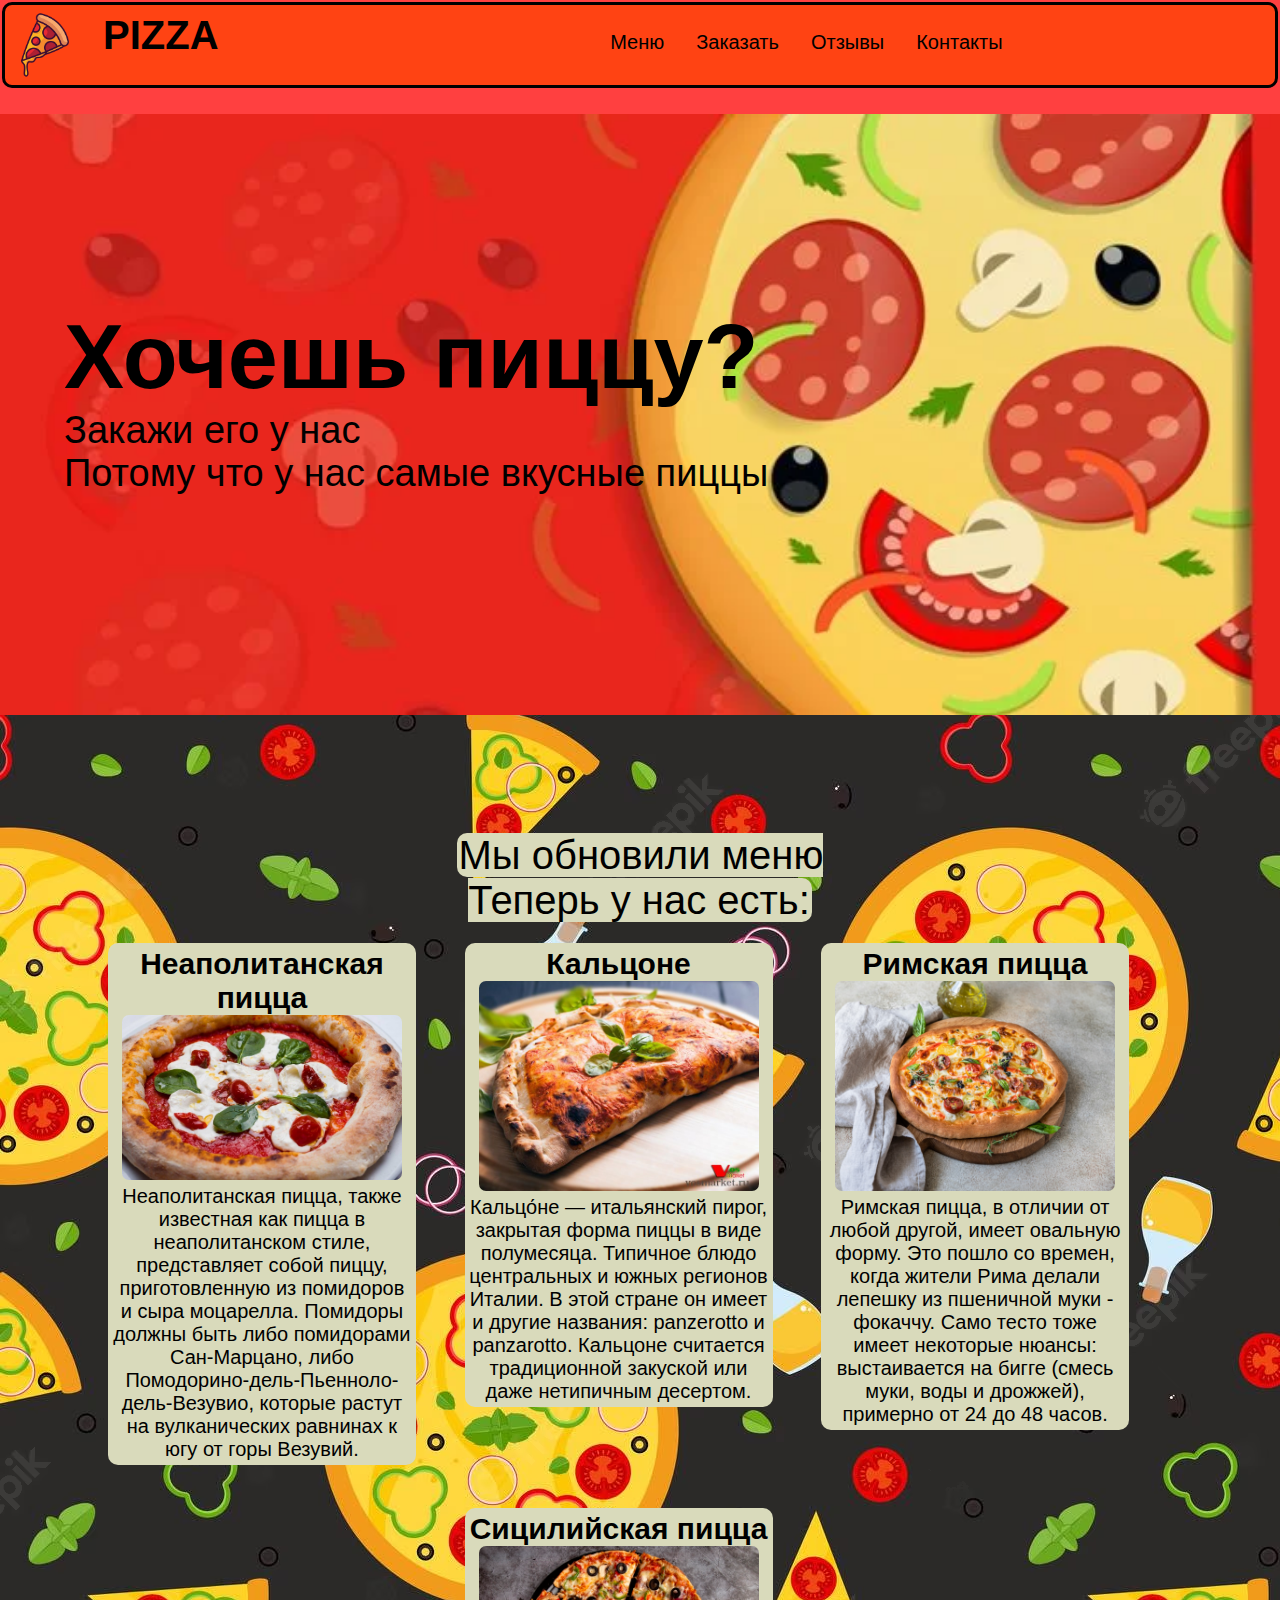
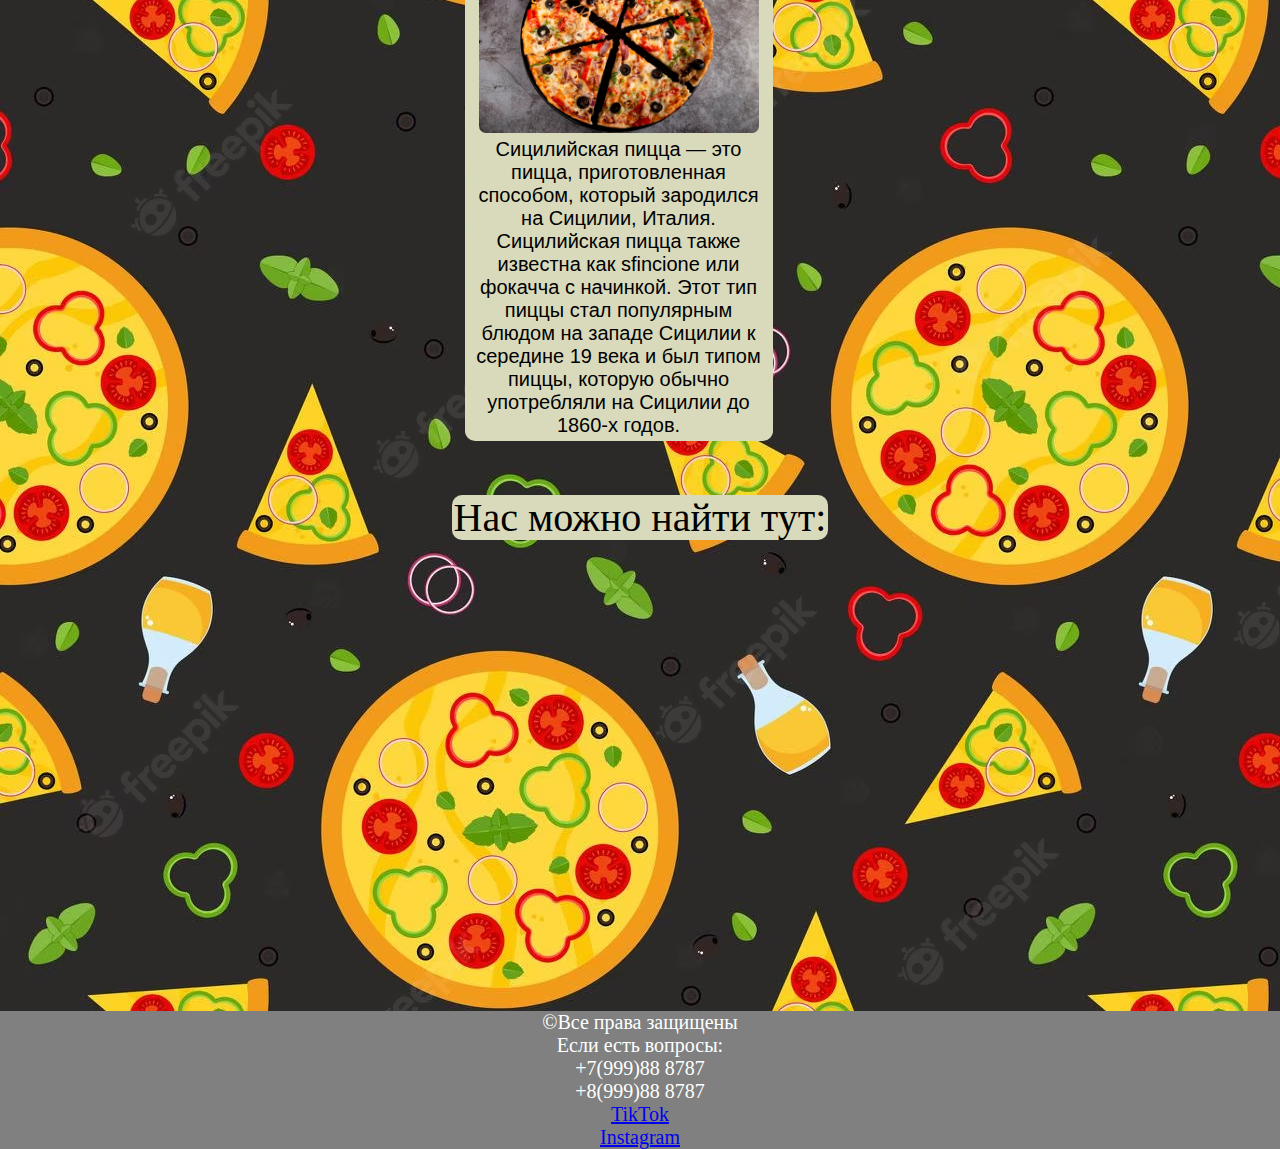
<file: index.html>
<!DOCTYPE html>
<html lang="en">
<head>
    <meta charset="UTF-8">
    <meta name="viewport" content="width=device-width, initial-scale=1.0">
    <title>Главная</title>
    <link rel="stylesheet" href="style.css">
</head>
<body>
    <header>
        <img src="pictures/logo.png" alt="логотип">
        <a href="index.html"><h1>PIZZA</h1></a>
        <div class="pustota"></div>
        <nav>
            <a href="menu/index.html">Меню</a>
            <a href="order/index.html">Заказать</a>
            <a href="reviews/index.html">Отзывы</a>
            <a href="contacts/index.html">Контакты</a>
        </nav>
    </header>
    <main>
        <article class="article-1">
            <h2>
                Хочешь пиццу?
            </h2>
            <p>
                Закажи его у нас<br>
                Потому что у нас самые вкусные пиццы
            </p>
        </article>
        <article class="menu">
            <span>
                Мы обновили меню<br>
                Теперь у нас есть:
            </span>
            <div class="pust"></div>
            <div class="figures">
                <h2>
                    Неаполитанская пицца
                </h2>
                <p>
                    <img src="pictures/foto-3.jpg" alt=" (Pizza Napoletana)">  
                </p>
                <p>
                    Неаполитанская пицца, также известная как пицца в неаполитанском стиле, 
                    представляет собой пиццу, приготовленную из помидоров и сыра моцарелла.
                    Помидоры должны быть либо помидорами Сан-Марцано, либо
                    Помодорино-дель-Пьенноло-дель-Везувио, которые растут на вулканических 
                    равнинах к югу от горы Везувий.
                </p>                           
            </div>
            <div class="figures">
                <h2>
                    Кальцоне  
                </h2>
                <p>
                    <img src="pictures/foto-4.jpg" alt="Кальцоне">
                </p>
                <p>
                    Кальцо́не — итальянский пирог, закрытая форма пиццы в виде полумесяца. 
                    Типичное блюдо центральных и южных регионов Италии. В этой стране он имеет и другие названия:
                    panzerotto и panzarotto. Кальцоне считается традиционной закуской или даже нетипичным десертом.
                </p>
            </div>
            <div class="figures">
                <h2>
                    Римская пицца 
                </h2>
                <p>
                    <img src="pictures/foto-5.jpg" alt="Римская пицца ">
                </p>
                <p>
                    Римская пицца, в отличии от любой другой, имеет овальную форму. Это пошло со времен,
                    когда жители Рима делали лепешку из пшеничной муки - фокаччу. Само тесто тоже имеет
                    некоторые нюансы: выстаивается на бигге (смесь муки, воды и дрожжей), примерно от 24 до 48 часов.
                </p>
            </div>
            <div class="figures">
                <h2>
                    Сицилийская пицца
                </h2>
                <p>
                    <img src="pictures/foto-6.jpg" alt="Сицилийская пицца">
                </p>
                <p>
                    Сицилийская пицца — это пицца, приготовленная способом, который зародился на Сицилии, Италия.
                    Сицилийская пицца также известна как sfincione или фокачча с начинкой. Этот тип пиццы стал популярным
                    блюдом на западе Сицилии к середине 19 века и был типом пиццы, которую обычно употребляли на Сицилии до 1860-х годов.
                </p>
            </div>
        </article>
        <article class="map">
            <span>
                Нас можно найти тут:
            </span>
            <iframe src="https://www.google.com/maps/embed?pb=!1m18!1m12!1m3!1d7136.946445531652!2d37.40268676750735!3d55.70641661413842!2m3!1f0!2f0!3f0!3m2!1i1024!2i768!4f13.1!3m3!1m2!1s0x46b54fe721bedea5%3A0x6618795afc205aee!2z0J_QuNGG0YbQsCDQn9C70LXQutGB!5e0!3m2!1sru!2s!4v1688991275299!5m2!1sru!2s" width="900" height="450" style="border:0; " allowfullscreen="" loading="lazy" referrerpolicy="no-referrer-when-downgrade"></iframe>
        </article>
    </main>
    <footer>
        <p>
            ©Все права защищены <br>
            Если есть вопросы: <br>
            +7(999)88 8787 <br>
            +8(999)88 8787
        </p>
        <a href="#">TikTok</a> <br>
        <a href="#">Instagram</a>
    </footer>
</body>
</html>
</file>
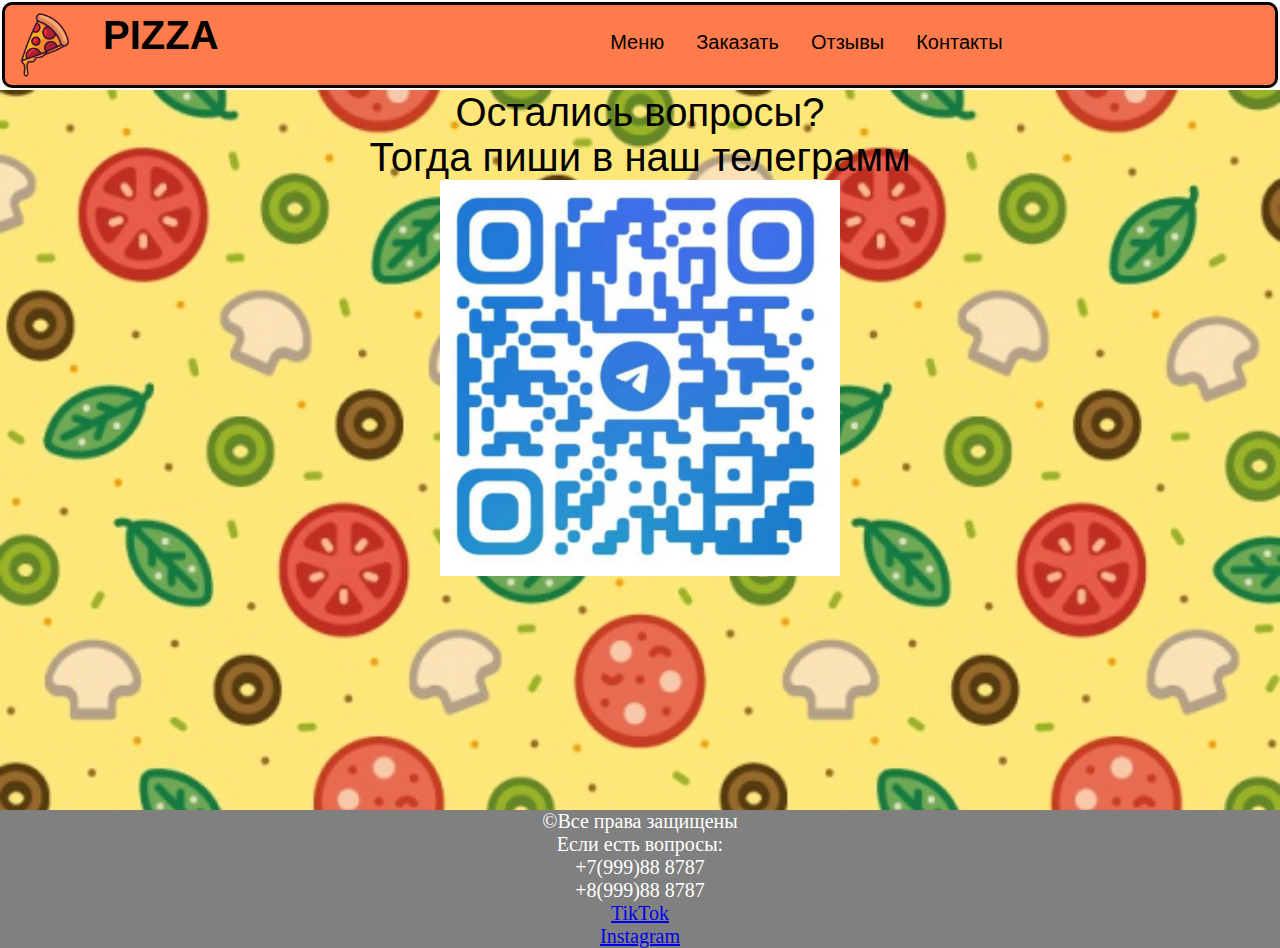
<file: contacts/index.html>
<!DOCTYPE html>
<html lang="en">
<head>
    <meta charset="UTF-8">
    <meta name="viewport" content="width=device-width, initial-scale=1.0">
    <title>Контакты</title>
    <link rel="stylesheet" href="style.css">
</head>
<body>
    <header>
        <img src="../pictures/logo.png" alt="логотип">
        <a href="../index.html"><h1>PIZZA</h1></a>
        <div class="pustota"></div>
        <nav>
            <a href="../menu/index.html">Меню</a>
            <a href="../order/index.html">Заказать</a>
            <a href="../reviews/index.html">Отзывы</a>
            <a href="../contacts/index.html">Контакты</a>
        </nav>
    </header>
    <main>
        <p class="contacts">
            Остались вопросы?  <br>
            Тогда пиши в наш телеграмм <br>
            <img src="../pictures/foto-33.jpg" alt="QR-code">
        </p>
    </main>
    <footer>
        <p>
            ©Все права защищены <br>
            Если есть вопросы: <br>
            +7(999)88 8787 <br>
            +8(999)88 8787
        </p>
        <a href="#">TikTok</a> <br>
        <a href="#">Instagram</a>
    </footer>
</body>
</html>
</file>
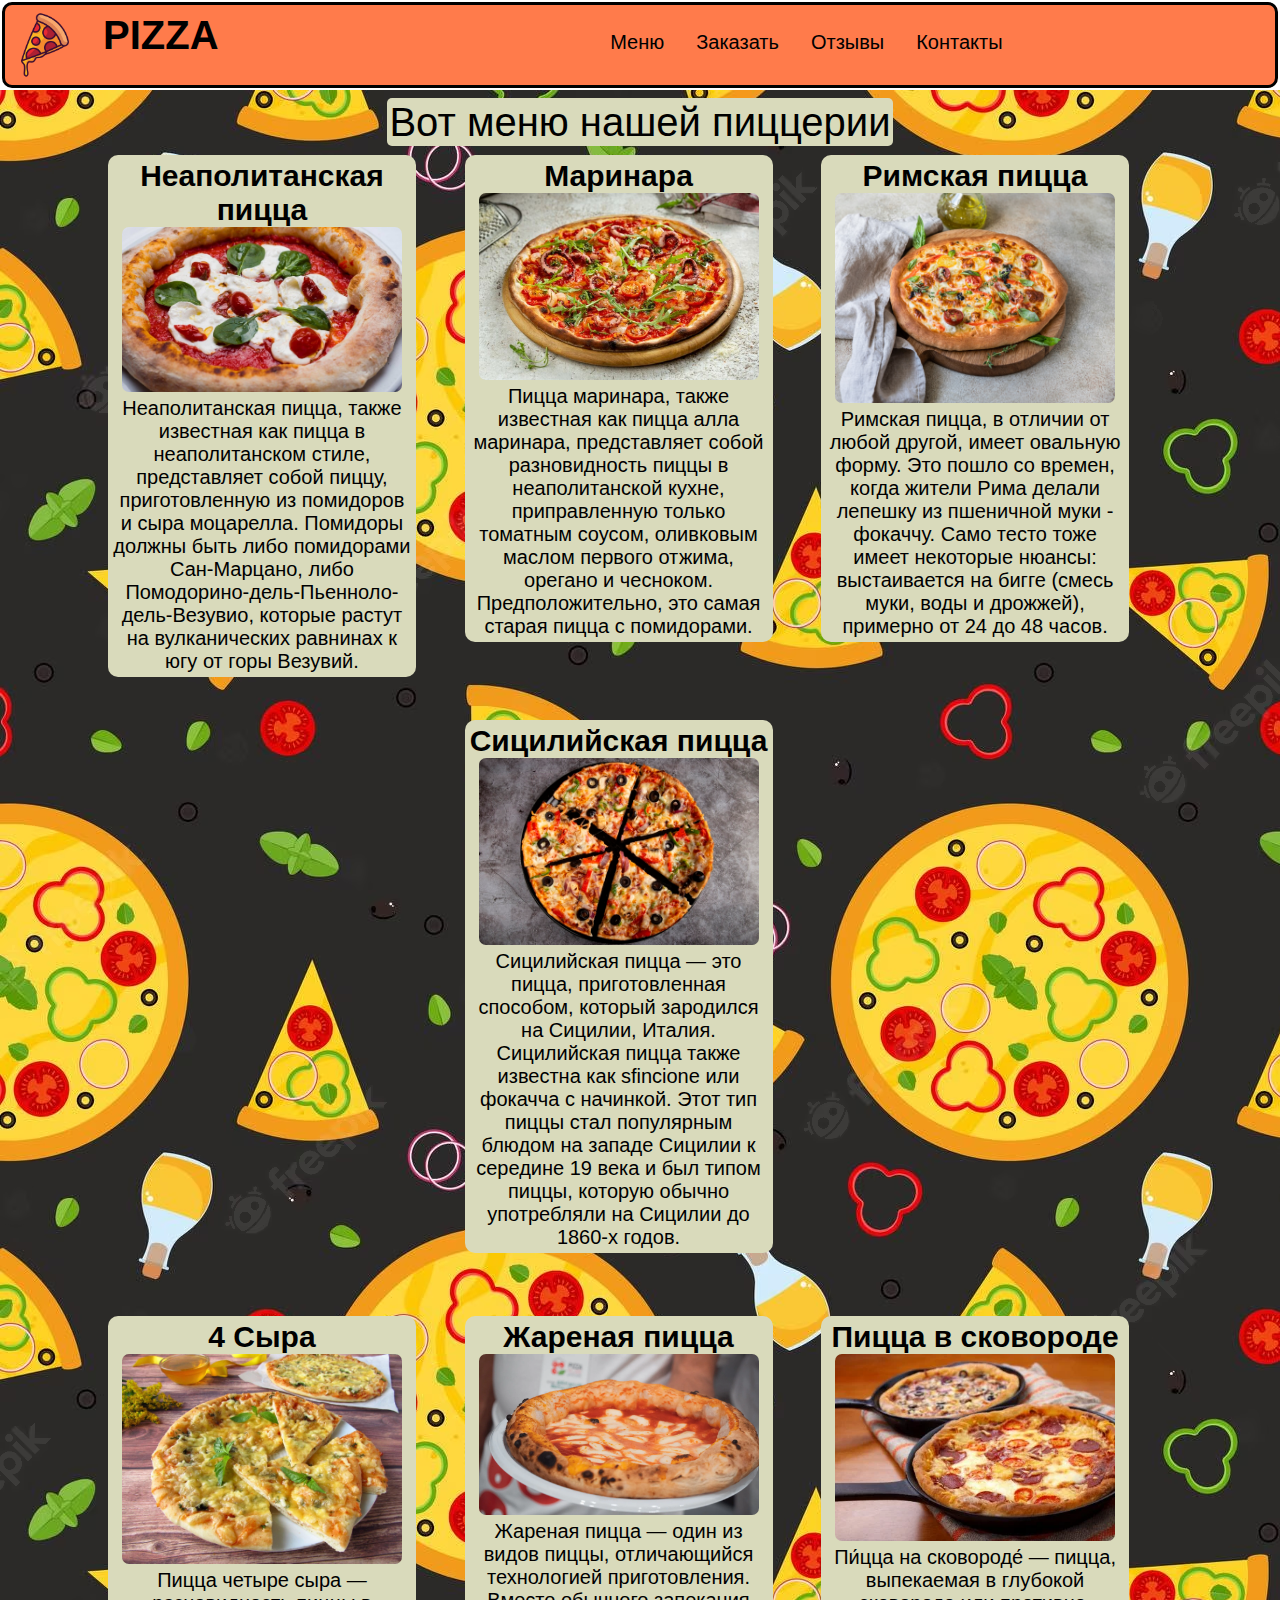
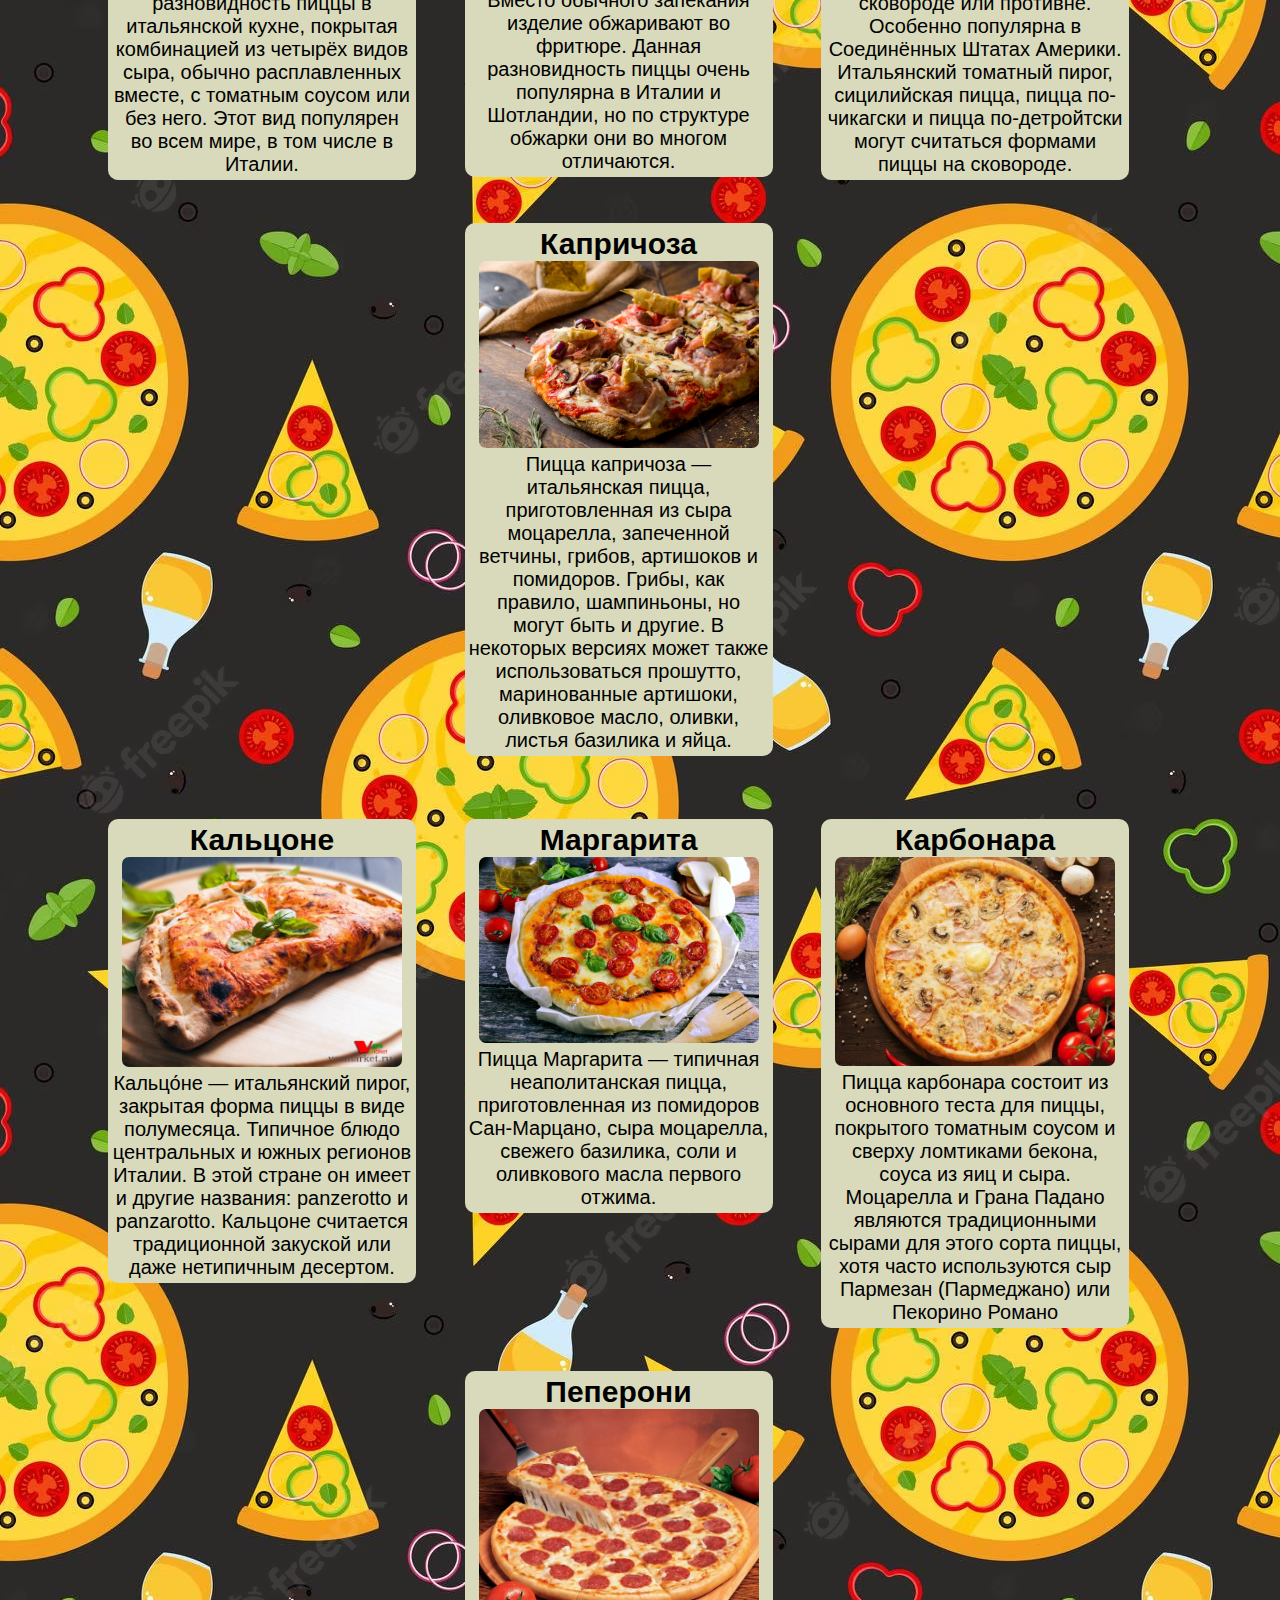
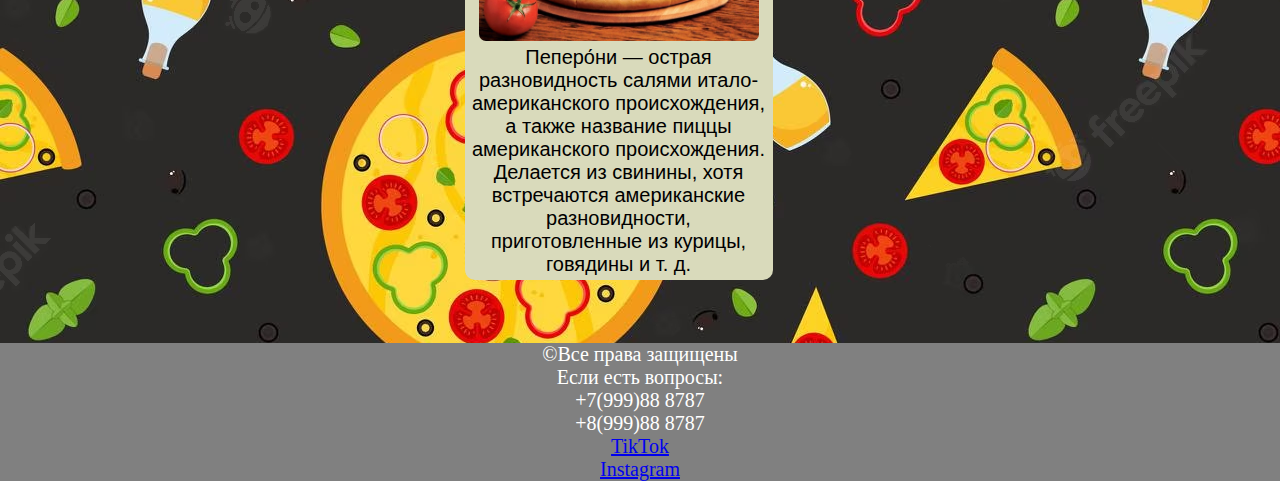
<file: menu/index.html>
<!DOCTYPE html>
<html lang="en">
<head>
    <meta charset="UTF-8">
    <meta name="viewport" content="width=device-width, initial-scale=1.0">
    <title>Меню</title>
    <link rel="stylesheet" href="style.css">
</head>
<body>
    <header>
        <img src="../pictures/logo.png" alt="логотип">
        <a href="../index.html"><h1>PIZZA</h1></a>
        <div class="pustota"></div>
        <nav>
            <a href="../menu/index.html">Меню</a>
            <a href="../order/index.html">Заказать</a>
            <a href="../reviews/index.html">Отзывы</a>
            <a href="../contacts/index.html">Контакты</a>
        </nav>
    </header>
    <main>
        <span>
            Вот меню нашей пиццерии
        </span>
        <article>
            <div class="figures">
                <h2>
                    Неаполитанская пицца
                </h2>
                <p>
                    <img src="../pictures/foto-3.jpg" alt=" (Pizza Napoletana)">  
                </p>
                <p>
                    Неаполитанская пицца, также известная как пицца в неаполитанском стиле, 
                    представляет собой пиццу, приготовленную из помидоров и сыра моцарелла.
                    Помидоры должны быть либо помидорами Сан-Марцано, либо
                    Помодорино-дель-Пьенноло-дель-Везувио, которые растут на вулканических 
                    равнинах к югу от горы Везувий.
                </p>                           
            </div>
            <div class="figures">
                <h2>
                    Маринара
                </h2>
                <p>
                    <img src="../pictures/foto-12.jpeg" alt="Маринара">
                </p>
                <p>
                    Пицца маринара, также известная как пицца алла маринара, представляет собой разновидность пиццы в 
                    неаполитанской кухне, приправленную только томатным соусом, оливковым маслом первого отжима, орегано 
                    и чесноком. Предположительно, это самая старая пицца с помидорами.
                </p>
            </div>
            <div class="figures">
                <h2>
                    Римская пицца 
                </h2>
                <p>
                    <img src="../pictures/foto-5.jpg" alt="Римская пицца ">
                </p>
                <p>
                    Римская пицца, в отличии от любой другой, имеет овальную форму. Это пошло со времен,
                    когда жители Рима делали лепешку из пшеничной муки - фокаччу. Само тесто тоже имеет
                    некоторые нюансы: выстаивается на бигге (смесь муки, воды и дрожжей), примерно от 24 до 48 часов.
                </p>
            </div>
            <div class="figures">
                <h2>
                    Сицилийская пицца
                </h2>
                <p>
                    <img src="../pictures/foto-6.jpg" alt="Сицилийская пицца">
                </p>
                <p>
                    Сицилийская пицца — это пицца, приготовленная способом, который зародился на Сицилии, Италия.
                    Сицилийская пицца также известна как sfincione или фокачча с начинкой. Этот тип пиццы стал популярным
                    блюдом на западе Сицилии к середине 19 века и был типом пиццы, которую обычно употребляли на Сицилии до 1860-х годов.
                </p>
            </div>
        </article>
        <article>
            <div class="figures">
                <h2>
                    4 Сыра
                </h2>
                <p>
                    <img src="../pictures/foto-7.jpg" alt="Пицца 4 сыра">
                </p>
                <p>
                    Пицца четыре сыра — разновидность пиццы в итальянской кухне, покрытая комбинацией из четырёх видов сыра,
                     обычно расплавленных вместе, с томатным соусом или без него. Этот вид популярен во всем мире, в том числе в Италии.
                </p>
            </div>
            <div class="figures">
                <h2>
                    Жареная пицца
                </h2>
                <p>
                    <img src="../pictures/foto-8.webp" alt="">
                </p>
                <p>
                    Жареная пицца — один из видов пиццы, отличающийся технологией приготовления. Вместо обычного запекания изделие
                    обжаривают во фритюре. Данная разновидность пиццы очень популярна в Италии и Шотландии, но по структуре обжарки
                    они во многом отличаются.
                </p>
            </div>
            <div class="figures">
                <h2>
                    Пицца в сковороде
                </h2>
                <p>
                    <img src="../pictures/foto-9.webp" alt="Пицца в сковороде">
                </p>
                <p>
                    Пи́цца на сковороде́ — пицца, выпекаемая в глубокой сковороде или противне. Особенно популярна
                    в Соединённых Штатах Америки. Итальянский томатный пирог, сицилийская пицца, пицца по-чикагски 
                    и пицца по-детройтски могут считаться формами пиццы на сковороде. 
                </p>
            </div>
            <div class="figures">
                <h2>
                    Капричоза
                </h2>
                <p>
                    <img src="../pictures/foto-10.jpg" alt="Капричоза">
                </p>
                <p>
                    Пицца капричоза — итальянская пицца, приготовленная из сыра моцарелла, 
                    запеченной ветчины, грибов, артишоков и помидоров. Грибы, как правило, шампиньоны, 
                    но могут быть и другие. В некоторых версиях может также использоваться прошутто, 
                    маринованные артишоки, оливковое масло, оливки, листья базилика и яйца. 
                </p>
            </div>
        </article>
        <article>
            <div class="figures">
                <h2>
                    Кальцоне  
                </h2>
                <p>
                    <img src="../pictures/foto-4.jpg" alt="Кальцоне">
                </p>
                <p>
                    Кальцо́не — итальянский пирог, закрытая форма пиццы в виде полумесяца. 
                    Типичное блюдо центральных и южных регионов Италии. В этой стране он имеет и другие названия:
                    panzerotto и panzarotto. Кальцоне считается традиционной закуской или даже нетипичным десертом.
                </p>
            </div>
            <div class="figures">
                <h2>
                    Маргарита
                </h2>
                <p>
                    <img src="../pictures/foto-11.jpg" alt="Маргарита">
                </p>
                <p>
                    Пицца Маргарита — типичная неаполитанская пицца, приготовленная из помидоров Сан-Марцано,
                    сыра моцарелла, свежего базилика, соли и оливкового масла первого отжима.
                </p>
            </div>
            <div class="figures">
                <h2>
                    Карбонара
                </h2>
                <p>
                    <img src="../pictures/foto-13.jpg" alt="Карбонара">
                </p>
                <p>
                    Пицца карбонара состоит из основного теста для пиццы, покрытого томатным соусом и сверху ломтиками бекона, 
                    соуса из яиц и сыра. Моцарелла и Грана Падано являются традиционными сырами для этого сорта пиццы, хотя часто 
                    используются сыр Пармезан (Пармеджано) или Пекорино Романо
                </p>
            </div>
            <div class="figures">
                <h2>
                    Пеперони
                </h2>
                <p>
                    <img src="../pictures/foto14.jpg" alt="Пеперони">
                </p>
                <p>
                    Пеперо́ни — острая разновидность салями итало-американского происхождения, а также название пиццы американского
                     происхождения. Делается из свинины, хотя встречаются американские разновидности, приготовленные из курицы, говядины и т. д.
                </p>
            </div>
        </article>
    </main>
    <footer>
        <p>
            ©Все права защищены <br>
            Если есть вопросы: <br>
            +7(999)88 8787 <br>
            +8(999)88 8787
        </p>
        <a href="#">TikTok</a> <br>
        <a href="#">Instagram</a>
    </footer>
</body>
</html>
</file>
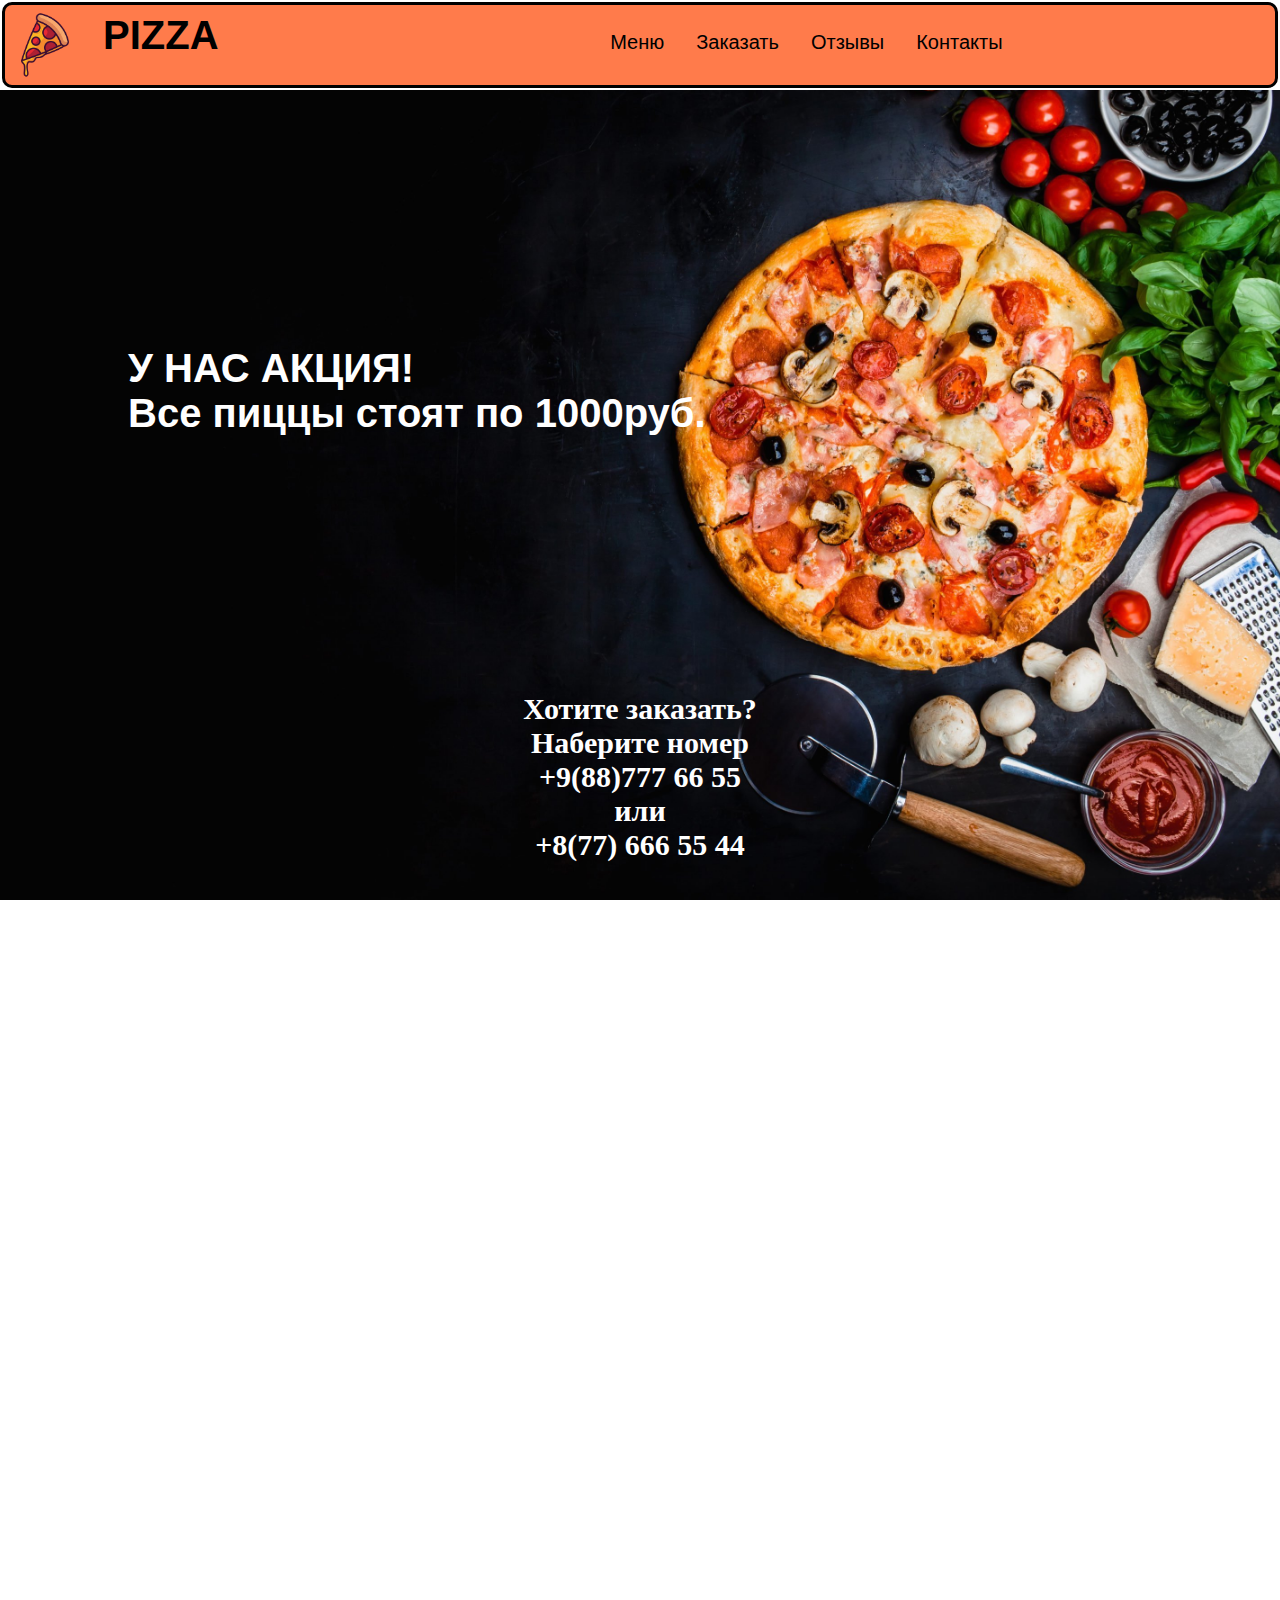
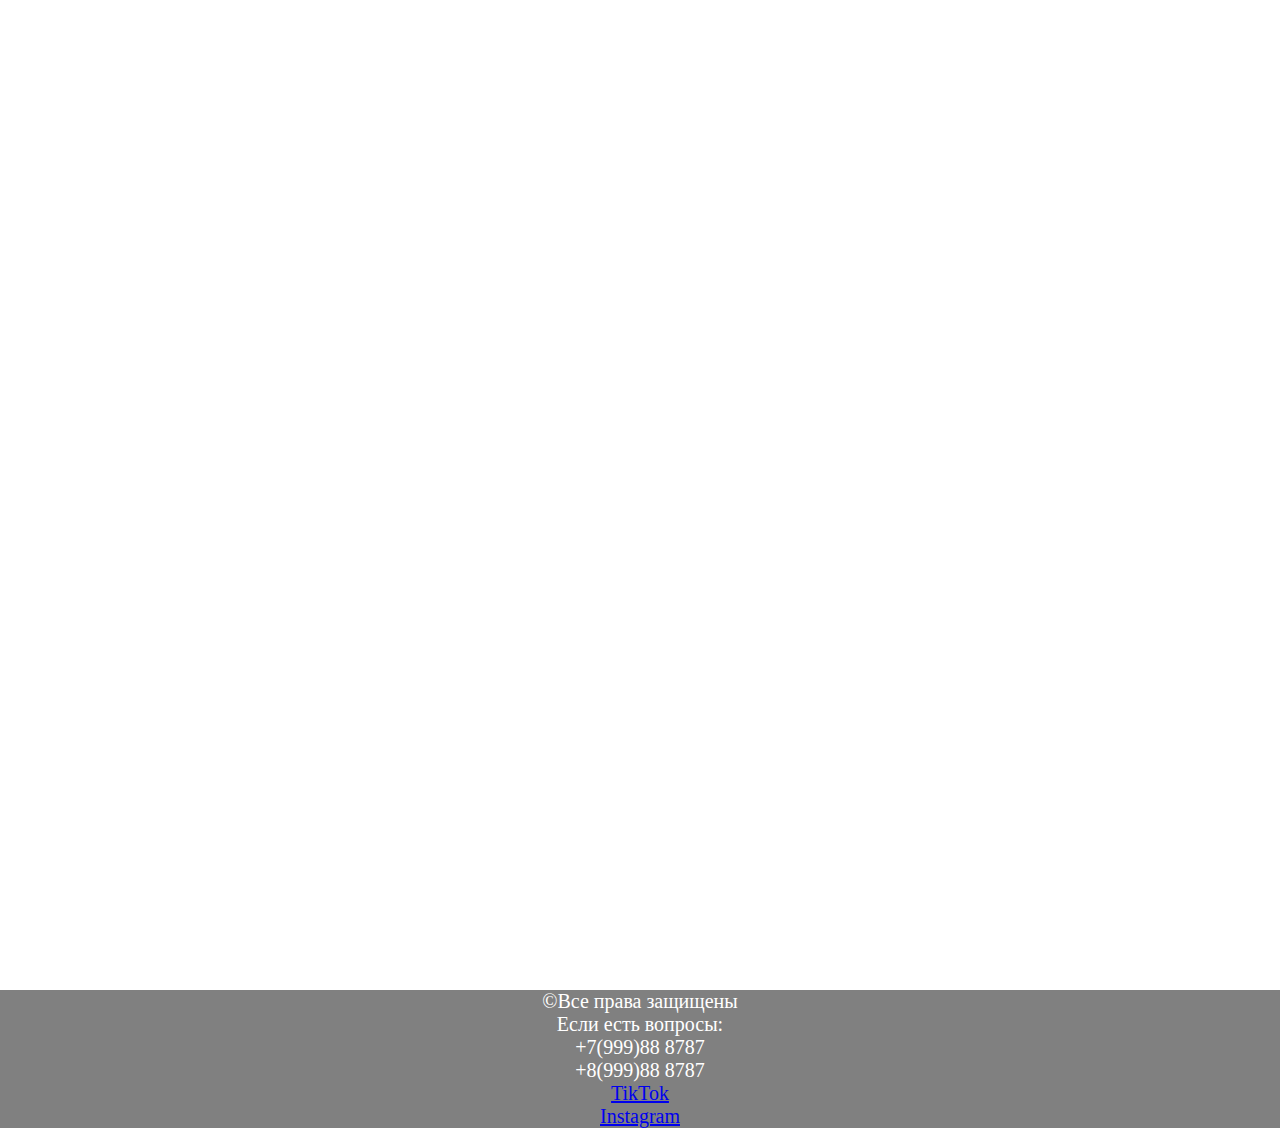
<file: order/index.html>
<!DOCTYPE html>
<html lang="en">
<head>
    <meta charset="UTF-8">
    <meta name="viewport" content="width=device-width, initial-scale=1.0">
    <title>Заказать</title>
    <link rel="stylesheet" href="style.css">
</head>
<body>
    <header>
        <img src="../pictures/logo.png" alt="логотип">
        <a href="../index.html"><h1>PIZZA</h1></a>
        <div class="pustota"></div>
        <nav>
            <a href="../menu/index.html">Меню</a>
            <a href="../order/index.html">Заказать</a>
            <a href="../reviews/index.html">Отзывы</a>
            <a href="../contacts/index.html">Контакты</a>
        </nav>
    </header>
    <main>
        <h2 id="aksiya">
            У НАС АКЦИЯ! <br>
            Все пиццы стоят по 1000руб.
        </h2>
        <div id="pustota"></div>
        <h2 id="number">
            Хотите заказать?<br>
            Наберите номер <br>
            +9(88)777 66 55 <br>
            или <br>
            +8(77) 666 55 44
        </h2>
    </main>
    <footer>
        <p>
            ©Все права защищены <br>
            Если есть вопросы: <br>
            +7(999)88 8787 <br>
            +8(999)88 8787
        </p>
        <a href="#">TikTok</a> <br>
        <a href="#">Instagram</a>
    </footer>
</body>
</html>
</file>
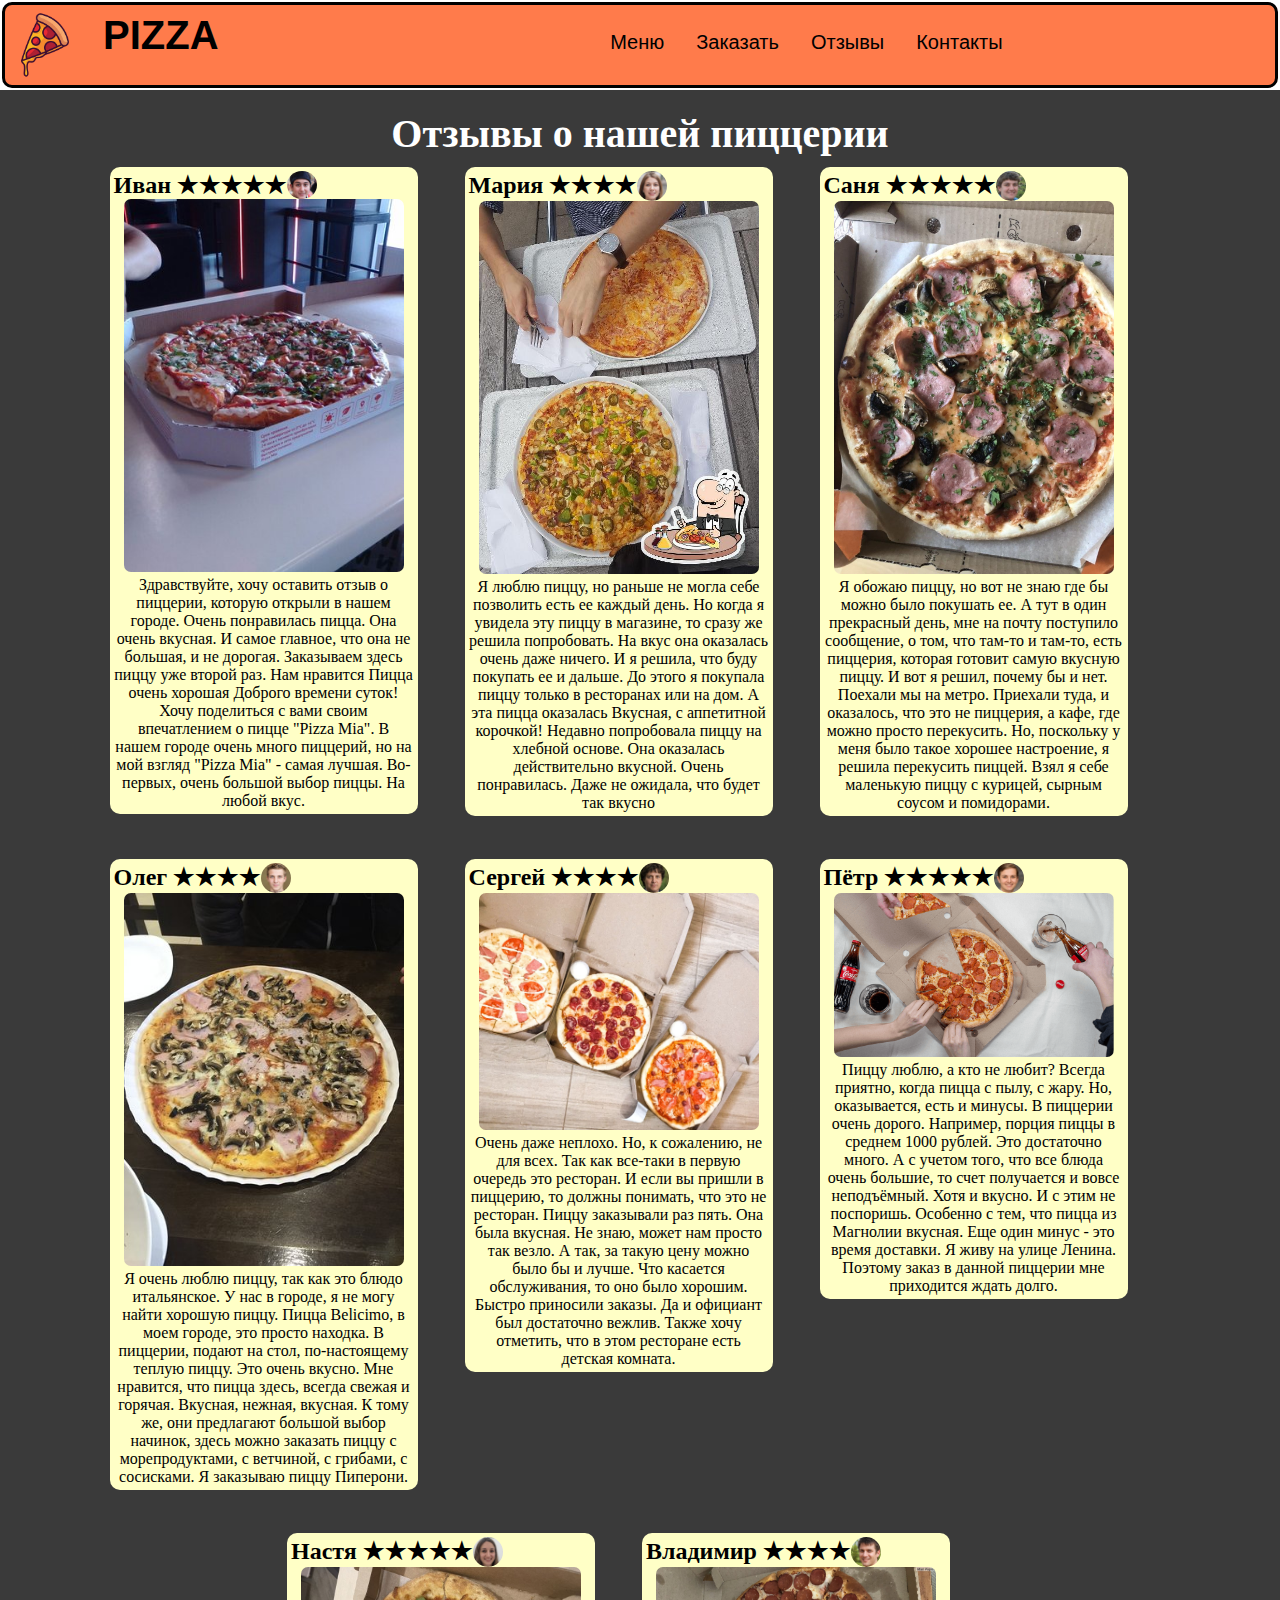
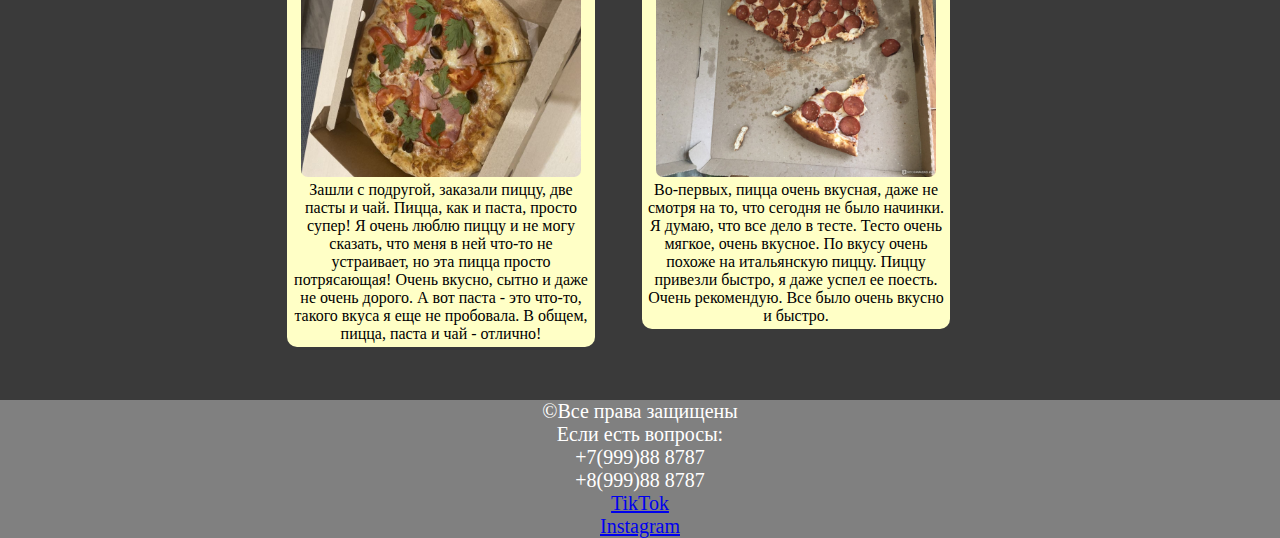
<file: reviews/index.html>
<!DOCTYPE html>
<html lang="en">
<head>
    <meta charset="UTF-8">
    <meta name="viewport" content="width=device-width, initial-scale=1.0">
    <title>Отзывы</title>
    <link rel="stylesheet" href="style.css">
</head>
<body>
    <header>
        <img src="../pictures/logo.png" alt="логотип">
        <a href="../index.html"><h1>PIZZA</h1></a>
        <div class="pustota"></div>
        <nav>
            <a href="../menu/index.html">Меню</a>
            <a href="../order/index.html">Заказать</a>
            <a href="../reviews/index.html">Отзывы</a>
            <a href="../contacts/index.html">Контакты</a>
        </nav>
    </header>
    <main>
        <h3>
            Отзывы о нашей пиццерии
        </h1>
        <article>
            <div class="review">
                <div class="inside">
                    <h2>
                        Иван ★★★★★ 
                    </h2>
                    <img src="../pictures/foto-17.jpg" alt="">
                </div>
                <p>
                    <img src="../pictures/foto-16.jpg" alt="Пицца">
                </p>
                <p>
                    Здравствуйте, хочу оставить отзыв о пиццерии, которую открыли в нашем городе. Очень понравилась пицца. 
                    Она очень вкусная. И самое главное, что она не большая, и не дорогая. Заказываем здесь пиццу уже второй раз. 
                    Нам нравится Пицца очень хорошая Доброго времени суток! Хочу поделиться с вами своим впечатлением о пицце 
                    "Pizza Mia". В нашем городе очень много пиццерий, но на мой взгляд "Pizza Mia" - самая лучшая. Во-первых, 
                    очень большой выбор пиццы. На любой вкус.
                </p>
            </div>
            <div class="review">
                <div class="inside">
                    <h2>
                        Мария ★★★★
                    </h2>
                    <img src="../pictures/foto-19.jpg" alt="">
                </div>
                <img src="../pictures/foto-18.jpg" alt="">
                <p>
                    Я люблю пиццу, но раньше не могла себе позволить есть ее каждый день. Но когда я увидела эту пиццу в магазине, 
                    то сразу же решила попробовать. На вкус она оказалась очень даже ничего. И я решила, что буду покупать ее и дальше. 
                    До этого я покупала пиццу только в ресторанах или на дом. А эта пицца оказалась Вкусная, с аппетитной корочкой! 
                    Недавно попробовала пиццу на хлебной основе. Она оказалась действительно вкусной. Очень понравилась. Даже не ожидала, 
                    что будет так вкусно
                </p>
            </div>
            <div class="review">
                <div class="inside">
                    <h2>
                        Саня ★★★★★
                    </h2>
                    <img src="../pictures/foto-27.jpg" alt="">
                </div>
                <img src="../pictures/foto-28.jpeg" alt="">
                <p>
                    Я обожаю пиццу, но вот не знаю где бы можно было покушать ее. А тут в один прекрасный день, мне на почту поступило 
                    сообщение, о том, что там-то и там-то, есть пиццерия, которая готовит самую вкусную пиццу. И вот я решил, почему 
                    бы и нет. Поехали мы на метро. Приехали туда, и оказалось, что это не пиццерия, а кафе, где можно просто перекусить. 
                    Но, поскольку у меня было такое хорошее настроение, я решила перекусить пиццей. Взял я себе маленькую пиццу с курицей, 
                    сырным соусом и помидорами.
                </p>
            </div>
            <div class="review">
                <div class="inside">
                    <h2>
                        Олег ★★★★
                    </h2>
                    <img src="../pictures/foto-29.jpg" alt="">
                </div>
                <img src="../pictures/foto-30.jpg" alt="">
                <p>
                    Я очень люблю пиццу, так как это блюдо итальянское. У нас в городе, я не могу найти хорошую пиццу. 
                    Пицца Belicimo, в моем городе, это просто находка. В пиццерии, подают на стол, по-настоящему теплую пиццу. 
                    Это очень вкусно. Мне нравится, что пицца здесь, всегда свежая и горячая. Вкусная, нежная, вкусная. 
                    К тому же, они предлагают большой выбор начинок, здесь можно заказать пиццу с морепродуктами, с ветчиной, 
                    с грибами, с сосисками. Я заказываю пиццу Пиперони.
                </p>
            </div>
            <div class="review">
                <div class="inside">
                    <h2>
                        Сергей ★★★★
                    </h2>
                    <img src="../pictures/foto-20.jpg" alt="">
                </div>
                <img src="../pictures/foto-22.jpg" alt="">
                <p>
                    Очень даже неплохо. Но, к сожалению, не для всех. Так как все-таки в первую очередь это ресторан. 
                    И если вы пришли в пиццерию, то должны понимать, что это не ресторан. Пиццу заказывали раз пять. Она была вкусная. 
                    Не знаю, может нам просто так везло. А так, за такую цену можно было бы и лучше. Что касается обслуживания, то оно 
                    было хорошим. Быстро приносили заказы. Да и официант был достаточно вежлив. Также хочу отметить, что в этом 
                    ресторане есть детская комната.
                </p>
            </div>
            <div class="review">
                <div class="inside">
                    <h2>
                        Пётр ★★★★★
                    </h2>
                    <img src="../pictures/foto-23.jpg" alt="">
                </div>
                <img src="../pictures/foto-24.png" alt="">
                <p>
                    Пиццу люблю, а кто не любит? Всегда приятно, когда пицца с пылу, с жару. Но, оказывается, есть и минусы. 
                    В пиццерии очень дорого. Например, порция пиццы в среднем 1000 рублей. Это достаточно много. А с учетом того, 
                    что все блюда очень большие, то счет получается и вовсе неподъёмный. Хотя и вкусно. И с этим не поспоришь. 
                    Особенно с тем, что пицца из Магнолии вкусная. Еще один минус - это время доставки. Я живу на улице Ленина. 
                    Поэтому заказ в данной пиццерии мне приходится ждать долго.
                </p>
            </div>
            <div class="review">
                <div class="inside">
                    <h2>
                        Настя ★★★★★
                    </h2>
                    <img src="../pictures/foto-25.jpg" alt="">
                </div>
                <img src="../pictures/foto-26.jpg" alt="">
                <p>
                    Зашли с подругой, заказали пиццу, две пасты и чай. Пицца, как и паста, просто супер! Я очень люблю пиццу и 
                    не могу сказать, что меня в ней что-то не устраивает, но эта пицца просто потрясающая! Очень вкусно, сытно и 
                    даже не очень дорого. А вот паста - это что-то, такого вкуса я еще не пробовала. В общем, пицца, паста и чай - 
                    отлично!
                </p>
            </div>
            
            <div class="review">
                <div class="inside">
                    <h2>
                        Владимир ★★★★
                    </h2>
                    <img src="../pictures/foto-31.jpg" alt="">
                </div>
                <img src="../pictures/foto-21.jpeg" alt="">
                <p>
                    Во-первых, пицца очень вкусная, даже не смотря на то, что сегодня не было начинки. Я думаю, что все дело в тесте. 
                    Тесто очень мягкое, очень вкусное. По вкусу очень похоже на итальянскую пиццу. Пиццу привезли быстро, я даже успел 
                    ее поесть. Очень рекомендую. Все было очень вкусно и быстро.
                </p>
            </div>
        </article>
    </main>
    <footer>
        <p>
            ©Все права защищены <br>
            Если есть вопросы: <br>
            +7(999)88 8787 <br>
            +8(999)88 8787
        </p>
        <a href="#">TikTok</a> <br>
        <a href="#">Instagram</a>
    </footer>
</body>
</html>
</file>
<file: style.css>
*{
    margin: 0;
}
body{
    background-color: rgba(255, 36, 36, 0.87);
}
header>*{
    display: inline-block;
    text-decoration: none;
}
h1{
    color: rgb(0, 0, 0);
    font-family: sans-serif;
}
header a{
    color: rgb(0, 0, 0);
    text-decoration: none;
    font-size: 20px;
    font-family: sans-serif;
    margin: 0 14px;
}
header>img{
    vertical-align: middle;
    width: 80px;
}
header{
    background-color: rgba(255, 68, 0, 0.705);
    border-radius: 10px;
    margin: 2px;
    border: 3px solid black;
}
.pustota{
    width: 28%;
}
.article-1{
    background-image: url(pictures/foto-1.webp);
    background-size: contain;
    background-repeat: no-repeat;
    height: 300px;
}
.article-1{
    margin: 2% 0%;
    padding: 15% 5%;
    font-family: 'Rubik Mono One', sans-serif;
}
.article-1>h2{
    font-size: 90px;
}
.article-1>p{
    font-size: 38px;
}
.menu{
    text-align: center;
    padding: 10px 5%;
    font-size: 20px;
    font-family: sans-serif;
}
#h22{
    background-color: black;
    font-size: 35px;
    color: white;
    text-align: center;
}
.figures{
    background: #d9dabb; 
    width: 300px; 
    text-align: center;
    padding: 4px 4px;
    border-radius: 10px;
    margin: 0 43px 43px 0; 
    vertical-align: top;
    display: inline-block; 
}
.figures img{
    border-radius: 7px;
    width: 280px;
}
.pust{
    height: 20px;
}
main{
    background-image: url(pictures/foto-2.avif);
}
span{
    border-radius: 10px;
    padding: 0 2px;
    font-size: 40px;
    background-color: #d9dabb;
    color: rgb(0, 0, 0);
}
.map{
    text-align: center;
}
iframe{
    border-radius: 10px;
    display: block;
    text-align: center;
    padding: 10px 20%;
}
footer{
    background-color: gray;
    color: white;
    text-decoration: none;
    text-align: center;
    font-size: 20px;
}
</file>
<file: contacts/style.css>
*{
    margin: 0;
}
header>*{
    display: inline-block;
    text-decoration: none;
}
h1{
    color: rgb(0, 0, 0);
    font-family: sans-serif;
}
header a{
    color: rgb(0, 0, 0);
    text-decoration: none;
    font-size: 20px;
    font-family: sans-serif;
    margin: 0 14px;
}
header>img{
    vertical-align: middle;
    width: 80px;
}
header{
    background-color: rgba(255, 68, 0, 0.705);
    border-radius: 10px;
    margin: 2px;
    border: 3px solid black;
}
.pustota{
    width: 28%;
}
footer{
    background-color: gray;
    color: white;
    text-decoration: none;
    text-align: center;
    font-size: 20px;
}
main{
    text-align: center;
    background-image: url(../pictures/foto-32.jpg);
    background-size: cover;
    height: 720px;
}
img{
    width: 400px;
}
.contacts{
    font-family: sans-serif;
    font-size: 40px;
}
</file>
<file: menu/style.css>
*{
    margin: 0;
}
header>*{
    display: inline-block;
    text-decoration: none;
}
span{
    border-radius: 5px;
    padding: 2px;
    font-family: sans-serif;
    font-size: 40px;
    background-color: #d9dabb;
    color: rgb(0, 0, 0);
}
header a{
    color: rgb(0, 0, 0);
    text-decoration: none;
    font-size: 20px;
    font-family: sans-serif;
    margin: 0 14px;
}
header>img{
    vertical-align: middle;
    width: 80px;
}
header{
    background-color: rgba(255, 68, 0, 0.705);
    border-radius: 10px;
    margin: 2px;
    border: 3px solid black;
}
.pustota{
    width: 28%;
}
footer{
    background-color: gray;
    color: white;
    text-decoration: none;
    text-align: center;
    font-size: 20px;
}
article{
    padding: 10px;
}
.figures{
    background: #d9dabb; 
    width: 300px; 
    text-align: center;
    padding: 4px 4px;
    border-radius: 10px;
    margin: 0 43px 43px 0; 
    vertical-align: top;
    display: inline-block; 
}
.figures img{
    border-radius: 7px;
    width: 280px;
}
main{
    padding: 10px;
    font-family: sans-serif;
    text-align: center;
    font-size: 20px;
    font-family: sans-serif;
    background-image: url(../pictures/foto-2.avif);
}
</file>
<file: order/style.css>
*{
    margin: 0;
}
header>*{
    display: inline-block;
    text-decoration: none;
}
h1{
    color: rgb(0, 0, 0);
    font-family: sans-serif;
}
h2{
    color: white;
}
#aksiya{
    padding: 20% 10%;
    font-family: sans-serif;
    font-size: 40px;
}
#number{
    text-align: center;
    margin: 0 100px 0 100px;
    font-size: 30px;
}
main{
    height: 2500px;
    background-image: url(../pictures/foto-15.jpg);
    background-size: cover;
    background-repeat: no-repeat;
    background-attachment: fixed;
}
header a{
    color: rgb(0, 0, 0);
    text-decoration: none;
    font-size: 20px;
    font-family: sans-serif;
    margin: 0 14px;
}
header>img{
    vertical-align: middle;
    width: 80px;
}
header{
    background-color: rgba(255, 68, 0, 0.705);
    border-radius: 10px;
    margin: 2px;
    border: 3px solid black;
}

.pustota{
    width: 28%;
}
footer{
    background-color: gray;
    color: white;
    text-decoration: none;
    text-align: center;
    font-size: 20px;
}
</file>
<file: reviews/style.css>
*{
    margin: 0;
}
header>*{
    display: inline-block;
    text-decoration: none;
}
h1{
    color: rgb(0, 0, 0);
    font-family: sans-serif;
}
h3{
    font-size: 40px;
    padding: 10px;
    color: white;
}
main{
    padding: 10px;
    text-align: center;
    background-color: rgb(58, 58, 58);
}
header a{
    color: rgb(0, 0, 0);
    text-decoration: none;
    font-size: 20px;
    font-family: sans-serif;
    margin: 0 14px;
}
header>img{
    vertical-align: middle;
    width: 80px;
}
header{
    background-color: rgba(255, 68, 0, 0.705);
    border-radius: 10px;
    margin: 2px;
    border: 3px solid black;
}
.pustota{
    width: 28%;
}
footer{
    background-color: gray;
    color: white;
    text-decoration: none;
    text-align: center;
    font-size: 20px;
}
.review{
    background: #ffffc6; 
    width: 300px; 
    text-align: center;
    padding: 4px 4px;
    border-radius: 10px;
    margin: 0 43px 43px 0; 
    vertical-align: top;
    display: inline-block; 
}
.review img{
    border-radius: 7px;
    width: 280px;
}
.inside{
    text-align: center;
    display: flex;
}
.inside>img{
    border-radius: 50%;
    width: 30px;
}
</file>
